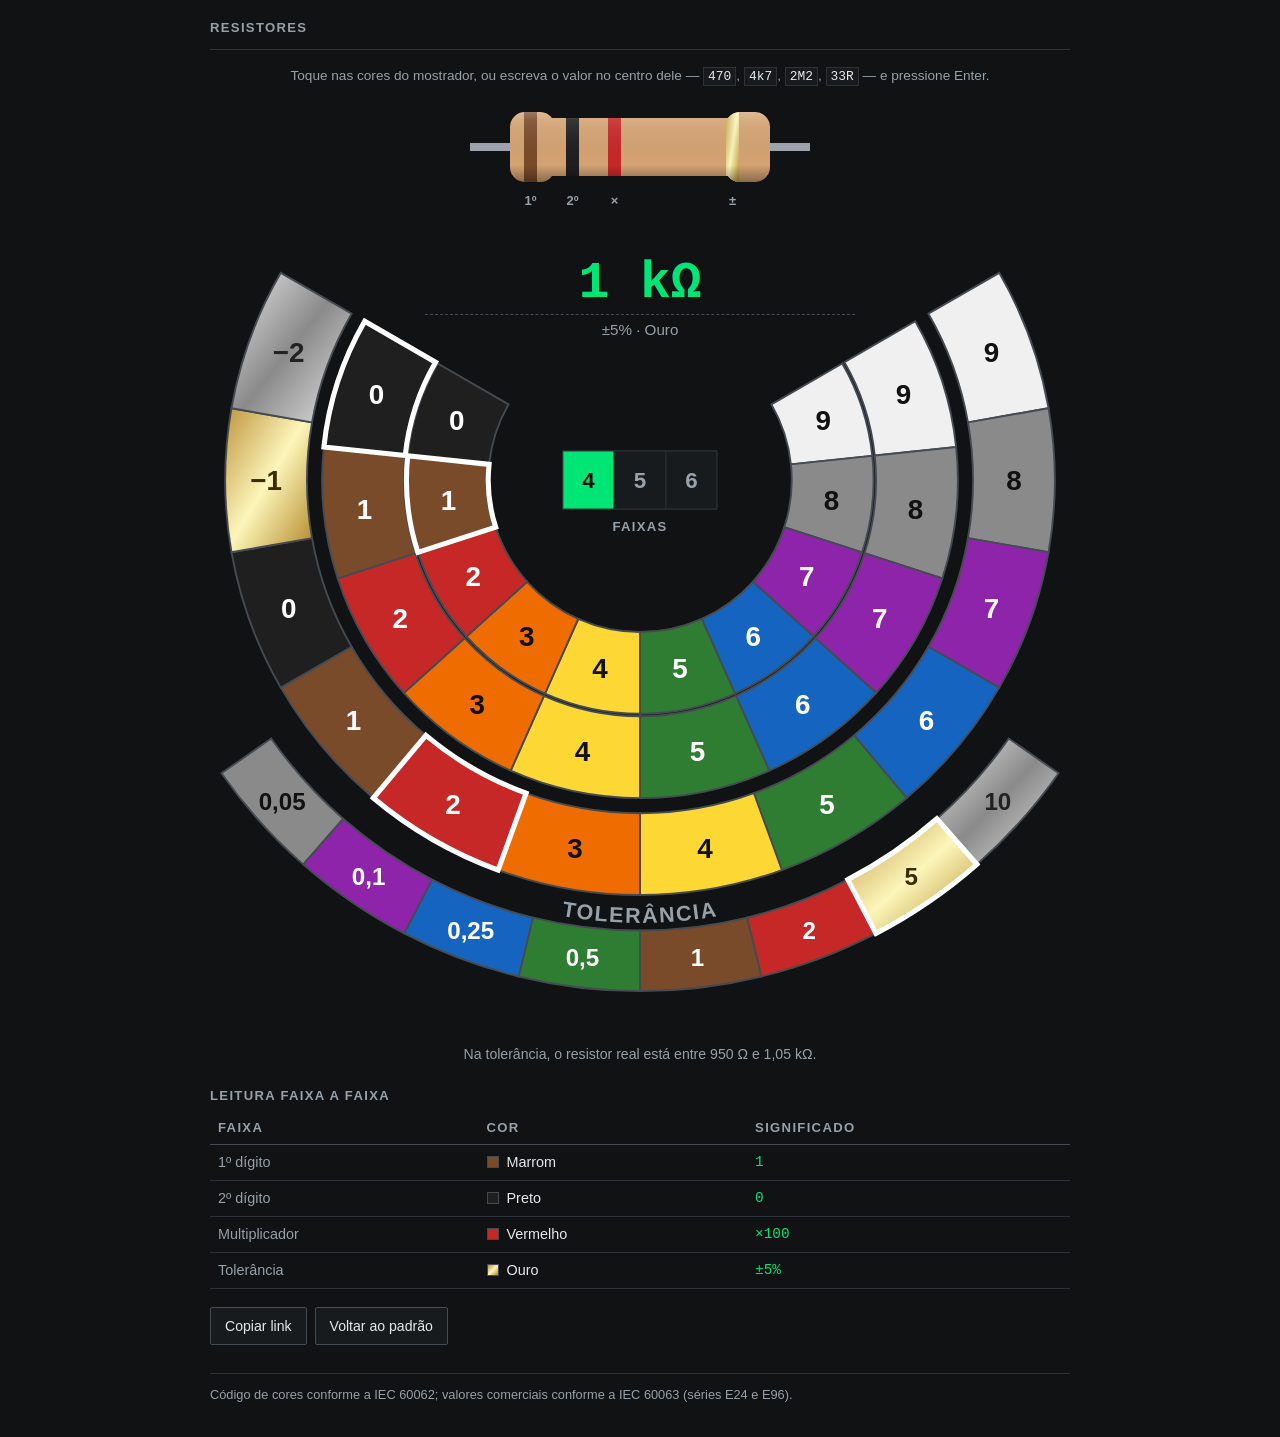
<file: index.html>
<!DOCTYPE html>
<html lang="pt-BR">
<head>
<meta charset="UTF-8">
<meta name="viewport" content="width=device-width, initial-scale=1, viewport-fit=cover">
<title>Calculadora Radial de Resistores</title>
<meta name="description" content="Leia e monte o código de cores de resistores em um mostrador radial: toque nas cores para ver o valor, ou digite o valor para ver as cores. Funciona sem internet.">
<meta name="theme-color" content="#101214">
<meta name="color-scheme" content="dark">
<link rel="manifest" href="./manifest.webmanifest">
<link rel="icon" href="./assets/icons/icone-32.png" sizes="32x32" type="image/png">
<link rel="icon" href="./assets/icons/icone-192.png" sizes="192x192" type="image/png">
<link rel="apple-touch-icon" href="./assets/icons/icone-192.png">
<meta name="apple-mobile-web-app-capable" content="yes">
<meta name="apple-mobile-web-app-title" content="Resistores">
<meta name="apple-mobile-web-app-status-bar-style" content="black-translucent">
<link rel="stylesheet" href="./assets/css/estilo.css">
</head>
<body>

<!-- Gradientes compartilhados pelos dois SVGs da página. Ficam num SVG de
     tamanho zero para que `url(#gradOuro)` resolva em qualquer lugar. -->
<svg class="defs-globais" width="0" height="0" aria-hidden="true" focusable="false">
  <defs>
    <linearGradient id="gradOuro" x1="0%" y1="0%" x2="100%" y2="100%">
      <stop offset="0%" stop-color="#bf953f"/>
      <stop offset="50%" stop-color="#fcf6ba"/>
      <stop offset="100%" stop-color="#b38728"/>
    </linearGradient>
    <linearGradient id="gradPrata" x1="0%" y1="0%" x2="100%" y2="100%">
      <stop offset="0%" stop-color="#e6e6e6"/>
      <stop offset="50%" stop-color="#8a8a8a"/>
      <stop offset="100%" stop-color="#e6e6e6"/>
    </linearGradient>
    <linearGradient id="efeitoCilindro" x1="0%" y1="0%" x2="0%" y2="100%">
      <stop offset="0%" stop-color="rgba(255,255,255,0.45)"/>
      <stop offset="20%" stop-color="rgba(255,255,255,0.10)"/>
      <stop offset="70%" stop-color="rgba(0,0,0,0)"/>
      <stop offset="100%" stop-color="rgba(0,0,0,0.55)"/>
    </linearGradient>
  </defs>
</svg>

<header class="cabecalho">
  <h1>Resistores</h1>
  <button type="button" id="instalar" class="btn-instalar" hidden>Instalar app</button>
</header>

<main>

  <p class="dica">
    Toque nas cores do mostrador, ou escreva o valor no centro dele —
    <code>470</code>, <code>4k7</code>, <code>2M2</code>, <code>33R</code> —
    e pressione Enter.
  </p>

  <figure class="resistor">
    <svg id="resistor-svg" viewBox="0 0 340 110" aria-hidden="true" focusable="false">
      <defs>
        <clipPath id="formatoResistor">
          <rect x="40" y="10" width="45" height="70" rx="15"/>
          <rect x="70" y="16" width="200" height="58"/>
          <rect x="255" y="10" width="45" height="70" rx="15"/>
        </clipPath>
      </defs>
      <line class="terminal" x1="0" y1="45" x2="50" y2="45"/>
      <line class="terminal" x1="290" y1="45" x2="340" y2="45"/>
      <g clip-path="url(#formatoResistor)">
        <rect id="corpo-resistor" x="30" y="0" width="280" height="90" fill="#d4a373"/>
        <g id="faixas-resistor"></g>
        <rect x="30" y="0" width="280" height="90" fill="url(#efeitoCilindro)" pointer-events="none"/>
      </g>
      <g id="rotulos-resistor"></g>
    </svg>
  </figure>

  <!-- O mostrador e a leitura são uma peça só: os 120° livres no topo do
       mostrador e o disco central existem para receber este HTML por cima. -->
  <div class="dial">
    <svg id="mostrador" viewBox="60 30 680 640" role="group"
         aria-label="Mostrador radial: um anel por faixa do resistor"></svg>

    <div class="sobreposicao">
      <div class="leitura-central">
        <label class="oculto" for="valor">Resistência</label>
        <input type="text" id="valor" value="1 kΩ" autocomplete="off" autocapitalize="off"
               spellcheck="false" enterkeyhint="done" inputmode="text">
        <p id="tolerancia" class="tolerancia"></p>
      </div>
      <div class="controle-modo">
        <div id="seletor-modo" class="seletor seletor-modo" role="group"
             aria-labelledby="legenda-modo"></div>
        <p class="legenda-modo" id="legenda-modo">faixas</p>
      </div>
    </div>
  </div>

  <!-- O coeficiente térmico só existe no modo de 6 faixas e quase nunca é
       consultado; fica numa tira aqui embaixo. A tolerância, que faz parte de
       toda leitura, voltou para o arco externo do mostrador. -->
  <div class="tiras">
    <div class="tira" id="bloco-coeficiente" hidden>
      <p class="tira-nome" id="nome-coeficiente">
        Coef. térmico <small>ppm/K</small>
        <span class="tira-valor" id="valor-coeficiente"></span>
      </p>
      <div id="tira-coeficiente" class="tira-cores" role="radiogroup"
           aria-labelledby="nome-coeficiente"></div>
    </div>
  </div>

  <div id="avisos" class="avisos" role="status" aria-live="polite" hidden></div>

  <p id="intervalo" class="intervalo"></p>

  <section class="leitura-detalhada">
    <h2>Leitura faixa a faixa</h2>
    <table id="leitura-faixas">
      <thead>
        <tr>
          <th scope="col">Faixa</th>
          <th scope="col">Cor</th>
          <th scope="col">Significado</th>
        </tr>
      </thead>
      <tbody></tbody>
    </table>
  </section>

  <div class="acoes">
    <button type="button" id="copiar-link" class="btn-acao">Copiar link</button>
    <button type="button" id="limpar" class="btn-acao">Voltar ao padrão</button>
    <span id="recado" class="recado" role="status" aria-live="polite"></span>
  </div>

</main>

<footer class="rodape">
  <p>
    Código de cores conforme a IEC&nbsp;60062; valores comerciais conforme a
    IEC&nbsp;60063 (séries E24 e E96).
  </p>
</footer>

<script src="./assets/js/cores.js"></script>
<script src="./assets/js/resistor.js"></script>
<script src="./assets/js/mostrador.js"></script>
<script src="./assets/js/faixas.js"></script>
<script src="./assets/js/tiras.js"></script>
<script src="./assets/js/app.js"></script>
</body>
</html>
</file>
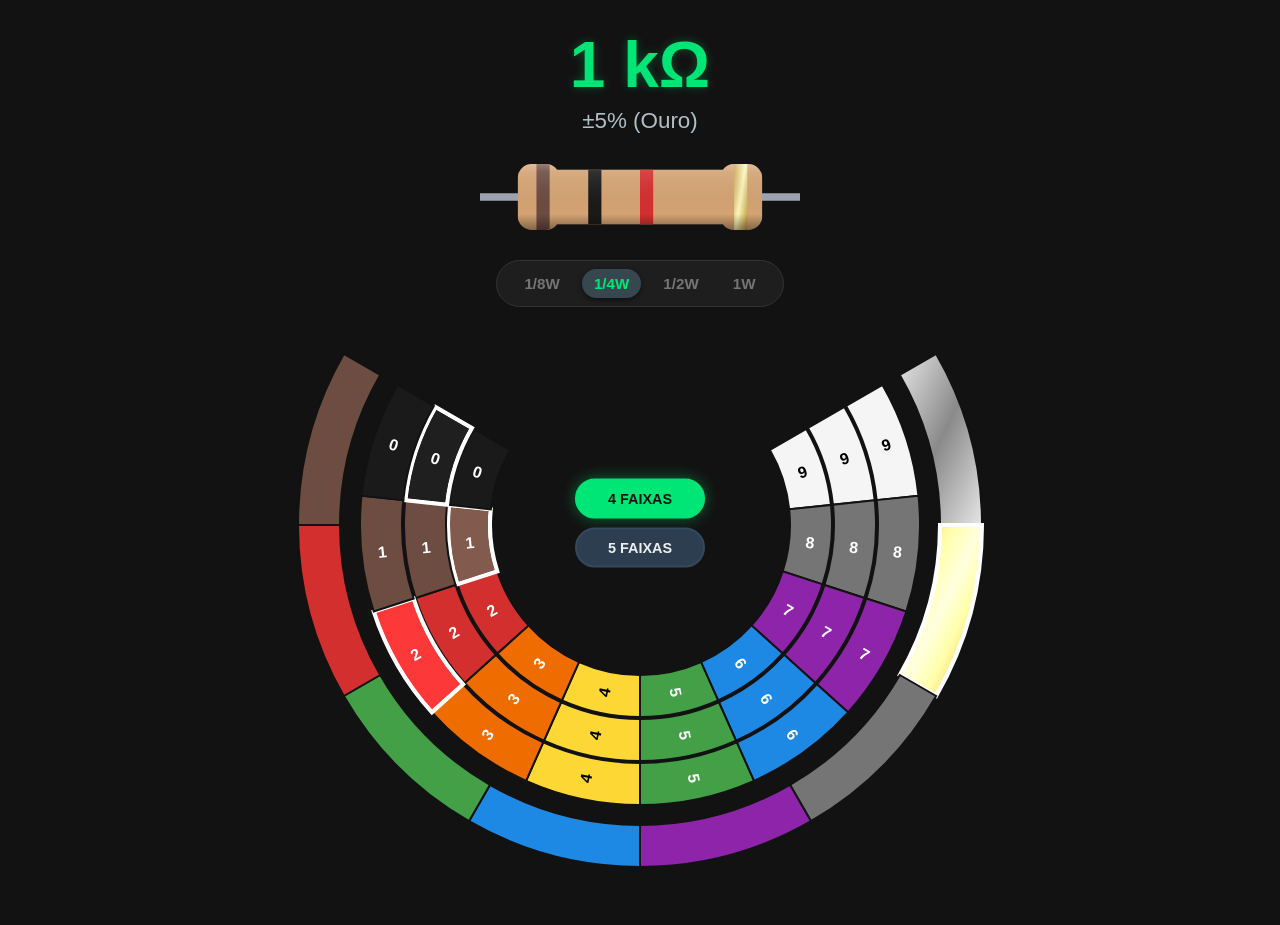
<file: prototipo/calculadora-v11.html>
<!DOCTYPE html>
<html lang="pt-BR">
<head>
    <meta charset="UTF-8">
    <meta name="viewport" content="width=device-width, initial-scale=1.0">
    <title>Calculadora Radial v11 - Digitação Bidirecional</title>
    <style>
        body {
            font-family: 'Segoe UI', Roboto, Helvetica, Arial, sans-serif;
            background-color: #121212;
            color: #e0e0e0;
            display: flex;
            flex-direction: column;
            align-items: center;
            justify-content: flex-start;
            padding-top: 3vh; 
            box-sizing: border-box;
            min-height: 100vh; 
            margin: 0;
            overflow-x: hidden; 
        }

        #app-container {
            display: flex;
            flex-direction: column;
            align-items: center;
            gap: 2vh; 
            width: 90vw; 
            max-width: 800px; 
        }

        #resultado-container {
            text-align: center;
            display: flex;
            flex-direction: column;
            align-items: center;
            width: 100%;
        }

        /* Transformado em input para permitir digitação */
        #valor {
            font-family: 'Segoe UI', Roboto, Helvetica, Arial, sans-serif;
            font-size: clamp(2.5rem, 8vw, 4rem); 
            font-weight: 800;
            color: #00e676;
            text-shadow: 0 0 10px rgba(0, 230, 118, 0.3);
            margin: 0;
            line-height: 1;
            background: transparent;
            border: none;
            outline: none;
            text-align: center;
            width: 100%;
            max-width: 400px;
            caret-color: #00e676; /* Cor do cursor piscando */
            transition: background 0.2s, border-radius 0.2s;
        }

        #valor:focus {
            background: rgba(0, 230, 118, 0.05);
            border-radius: 15px;
            box-shadow: inset 0 0 10px rgba(0,0,0,0.5);
        }

        #tolerancia {
            font-size: clamp(1rem, 3vw, 1.4rem);
            color: #b0bec5;
            margin: 5px 0 0 0;
        }

        #resistor-wrapper {
            display: flex;
            align-items: center;
            justify-content: center;
            width: 100%;
            max-width: 320px; 
            height: 90px;
        }

        #resistor-svg {
            width: 100%;
            height: 100%;
            transition: transform 0.4s cubic-bezier(0.175, 0.885, 0.32, 1.275);
            transform-origin: center;
        }

        #potencia-bar {
            display: flex;
            flex-wrap: wrap; 
            justify-content: center;
            gap: 10px;
            background-color: #1e1e1e;
            padding: 8px 15px;
            border-radius: 30px;
            border: 1px solid #333;
            z-index: 20;
        }

        .btn-pot {
            background: none;
            border: none;
            color: #757575;
            font-size: clamp(0.8rem, 2vw, 0.95rem);
            font-weight: bold;
            cursor: pointer;
            padding: 6px 12px;
            border-radius: 20px;
            transition: all 0.2s;
        }

        .btn-pot:hover { color: #fff; }

        .btn-pot.ativo {
            background-color: #37474f;
            color: #00e676;
            box-shadow: 0 2px 5px rgba(0,0,0,0.5);
        }

        #svg-container {
            position: relative;
            width: 100%;
            aspect-ratio: 4 / 3; 
            display: flex;
            justify-content: center;
            align-items: flex-start; 
        }

        svg#calculadora {
            width: 100%;
            height: 100%;
            overflow: visible;
        }

        .segmento-arco {
            cursor: pointer;
            transition: stroke-width 0.1s ease-out, opacity 0.1s;
            stroke: #121212;
            stroke-width: 2px;
        }

        .segmento-arco:hover {
            stroke-width: 4px;
            stroke: #fff;
        }

        .selecionado {
            stroke: #fff;
            stroke-width: 4px;
            z-index: 10;
            filter: brightness(1.2);
        }

        .texto-arco {
            font-family: 'Segoe UI', sans-serif;
            font-weight: bold;
            font-size: clamp(12px, 2.5vw, 16px); 
            pointer-events: none; 
            text-anchor: middle;
            dominant-baseline: central;
        }

        .controles {
            position: absolute;
            top: 33%; 
            left: 50%;
            transform: translate(-50%, -50%);
            display: flex;
            flex-direction: column;
            gap: 1vh;
            align-items: center;
            pointer-events: none; 
            z-index: 30;
        }

        button.btn-faixa {
            pointer-events: auto; 
            background-color: #2c3e50;
            color: #eceff1;
            border: 2px solid #34495e;
            padding: 10px 24px;
            border-radius: 25px;
            cursor: pointer;
            font-size: clamp(0.8rem, 2vw, 0.9rem);
            font-weight: bold;
            transition: all 0.2s;
            outline: none;
            width: clamp(110px, 30vw, 130px);
        }

        button.btn-faixa:hover {
            background-color: #34495e;
        }

        button.btn-faixa.ativo {
            background-color: #00e676;
            color: #121212;
            border-color: #00e676;
            box-shadow: 0 0 15px rgba(0, 230, 118, 0.4);
        }
    </style>
</head>
<body>

    <svg width="0" height="0">
        <defs>
            <linearGradient id="gradOuro" x1="0%" y1="0%" x2="100%" y2="100%">
                <stop offset="0%" style="stop-color:#BF953F" />
                <stop offset="50%" style="stop-color:#FCF6BA" />
                <stop offset="100%" style="stop-color:#B38728" />
            </linearGradient>
            <linearGradient id="gradPrata" x1="0%" y1="0%" x2="100%" y2="100%">
                <stop offset="0%" style="stop-color:#E6E6E6" />
                <stop offset="50%" style="stop-color:#8A8A8A" />
                <stop offset="100%" style="stop-color:#E6E6E6" />
            </linearGradient>
            <linearGradient id="efeitoCilindro" x1="0%" y1="0%" x2="0%" y2="100%">
                <stop offset="0%" stop-color="rgba(255, 255, 255, 0.5)" />
                <stop offset="20%" stop-color="rgba(255, 255, 255, 0.1)" />
                <stop offset="70%" stop-color="rgba(0, 0, 0, 0)" />
                <stop offset="100%" stop-color="rgba(0, 0, 0, 0.6)" />
            </linearGradient>
        </defs>
    </svg>

    <div id="app-container">
        
        <div id="resultado-container">
            <input type="text" id="valor" value="0 Ω" autocomplete="off" spellcheck="false">
            <p id="tolerancia">±0%</p>
        </div>

        <div id="resistor-wrapper">
            <svg id="resistor-svg" viewBox="0 0 340 90">
                <defs>
                    <clipPath id="formato-resistor">
                        <rect x="40" y="10" width="45" height="70" rx="15"/>
                        <rect x="70" y="16" width="200" height="58"/>
                        <rect x="255" y="10" width="45" height="70" rx="15"/>
                    </clipPath>
                </defs>

                <line x1="0" y1="45" x2="50" y2="45" stroke="#9ca3af" stroke-width="8" stroke-linecap="round"/>
                <line x1="290" y1="45" x2="340" y2="45" stroke="#9ca3af" stroke-width="8" stroke-linecap="round"/>

                <g clip-path="url(#formato-resistor)">
                    <rect id="corpo-resistor" x="30" y="0" width="280" height="90" fill="#d4a373" style="transition: fill 0.3s;"/>
                    
                    <rect id="b-vis-0" x="55" y="0" width="14" height="90" fill="transparent" style="transition: all 0.2s;"/>
                    <rect id="b-vis-1" x="105" y="0" width="14" height="90" fill="transparent" style="transition: all 0.2s;"/>
                    <rect id="b-vis-2" x="155" y="0" width="14" height="90" fill="transparent" style="transition: all 0.2s;"/>
                    <rect id="b-vis-3" x="205" y="0" width="14" height="90" fill="transparent" style="transition: all 0.2s;"/>
                    <rect id="b-vis-4" x="270" y="0" width="14" height="90" fill="transparent" style="transition: all 0.2s;"/>
                    
                    <rect x="30" y="0" width="280" height="90" fill="url(#efeitoCilindro)" pointer-events="none"/>
                </g>
            </svg>
        </div>

        <div id="potencia-bar">
            <button class="btn-pot" onclick="setPotencia(0.8, '#d4a373', this)">1/8W</button>
            <button class="btn-pot ativo" onclick="setPotencia(1.0, '#d4a373', this)">1/4W</button>
            <button class="btn-pot" onclick="setPotencia(1.15, '#6c968c', this)">1/2W</button>
            <button class="btn-pot" onclick="setPotencia(1.3, '#2b5a8f', this)">1W</button>
        </div>

        <div id="svg-container">
            <svg id="calculadora" viewBox="0 0 800 600"></svg>
            <div class="controles">
                <button id="btn-4" class="btn-faixa ativo" onclick="setBandas(4)">4 FAIXAS</button>
                <button id="btn-5" class="btn-faixa" onclick="setBandas(5)">5 FAIXAS</button>
            </div>
        </div>

    </div>

    <script>
        const dadosCores = [
            { id: 0, nome: "Preto", fill: "#1a1a1a", textCol: "#fff", val: 0, mult: 1, tol: null },
            { id: 1, nome: "Marrom", fill: "#6d4c41", textCol: "#fff", val: 1, mult: 10, tol: 1 },
            { id: 2, nome: "Vermelho", fill: "#d32f2f", textCol: "#fff", val: 2, mult: 100, tol: 2 },
            { id: 3, nome: "Laranja", fill: "#ef6c00", textCol: "#fff", val: 3, mult: 1000, tol: null },
            { id: 4, nome: "Amarelo", fill: "#fdd835", textCol: "#000", val: 4, mult: 10000, tol: null },
            { id: 5, nome: "Verde", fill: "#43a047", textCol: "#fff", val: 5, mult: 100000, tol: 0.5 },
            { id: 6, nome: "Azul", fill: "#1e88e5", textCol: "#fff", val: 6, mult: 1000000, tol: 0.25 },
            { id: 7, nome: "Violeta", fill: "#8e24aa", textCol: "#fff", val: 7, mult: 10000000, tol: 0.1 },
            { id: 8, nome: "Cinza", fill: "#757575", textCol: "#fff", val: 8, mult: null, tol: 0.05 },
            { id: 9, nome: "Branco", fill: "#f5f5f5", textCol: "#000", val: 9, mult: null, tol: null },
            { id: 10, nome: "Ouro", fill: "url(#gradOuro)", textCol: "#000", val: null, mult: 0.1, tol: 5 },
            { id: 11, nome: "Prata", fill: "url(#gradPrata)", textCol: "#000", val: null, mult: 0.01, tol: 10 }
        ];

        const coresValor = dadosCores.filter(c => c.id <= 9).reverse();
        const coresTolerancia = dadosCores.filter(c => c.tol !== null).reverse();

        let numBandas = 4;
        let selecoes = [1, 0, 2, 10]; 

        const svg = document.getElementById('calculadora');
        const CX = 400; 
        const CY = 200; 

        // --- SISTEMA DE ENTRADA BIDIRECIONAL ---
        const inputValor = document.getElementById('valor');

        // Escuta a tecla Enter
        inputValor.addEventListener('keyup', function(e) {
            if (e.key === 'Enter') {
                this.blur(); // Tira o foco para disparar a mudança
            }
        });

        // Dispara quando o usuário termina de digitar
        inputValor.addEventListener('change', function() {
            let valorNumerico = analisarTextoInput(this.value);
            if (valorNumerico !== null && valorNumerico > 0) {
                converterValorParaCores(valorNumerico);
            } else {
                calcular(); // Se digitou algo inválido, volta pro estado anterior
            }
        });

        // Converte texto humano (ex: "4.7k", "1M") em número puro
        function analisarTextoInput(texto) {
            let str = texto.replace(/,/g, '.').replace(/\s/g, '').toLowerCase();
            str = str.replace(/ω|ohms|ohm/g, ''); // Remove a unidade visual
            
            let multiplicador = 1;
            if (str.includes('k')) { multiplicador = 1e3; str = str.replace('k', ''); }
            else if (str.includes('m')) { multiplicador = 1e6; str = str.replace('m', ''); }
            
            let num = parseFloat(str);
            if (!isNaN(num)) return num * multiplicador;
            return null;
        }

        // Faz a engenharia reversa do número para preencher o array de cores
        function converterValorParaCores(valor) {
            let power, base, d1, d2, d3, multVal, multObj;

            if (numBandas === 4) {
                // Calcula a notação científica adequada para extrair 2 dígitos
                power = Math.floor(Math.log10(valor)) - 1;
                base = Math.round(valor / Math.pow(10, power));
                
                if (base === 100) { base = 10; power++; }
                
                d1 = Math.floor(base / 10);
                d2 = base % 10;
                multVal = Math.pow(10, power);

            } else if (numBandas === 5) {
                // Extrai 3 dígitos para o modo de 5 faixas
                power = Math.floor(Math.log10(valor)) - 2;
                base = Math.round(valor / Math.pow(10, power));
                
                if (base === 1000) { base = 100; power++; }
                
                d1 = Math.floor(base / 100);
                d2 = Math.floor((base % 100) / 10);
                d3 = base % 10;
                multVal = Math.pow(10, power);
            }

            // Busca a cor correspondente ao multiplicador (com margem de erro por causa de casas decimais do JavaScript)
            multObj = dadosCores.find(c => c.mult !== null && Math.abs(c.mult - multVal) < 1e-7);

            if (multObj) {
                if (numBandas === 4 && d1 <= 9 && d2 <= 9) {
                    selecoes[0] = d1;
                    selecoes[1] = d2;
                    selecoes[2] = multObj.id;
                    if (selecoes[3] === null) selecoes[3] = 10; // Ouro padrão
                } else if (numBandas === 5 && d1 <= 9 && d2 <= 9 && d3 <= 9) {
                    selecoes[0] = d1;
                    selecoes[1] = d2;
                    selecoes[2] = d3;
                    selecoes[3] = multObj.id;
                    if (selecoes[4] === null) selecoes[4] = 1; // Marrom padrão
                } else {
                    alert("Valor não representável com as faixas atuais.");
                    return calcular();
                }
            } else {
                alert("Multiplicador não encontrado para este valor.");
                return calcular();
            }

            renderizar();
            calcular();
        }
        // --- FIM DO SISTEMA BIDIRECIONAL ---

        function setPotencia(escala, corCorpo, botaoClicado) {
            document.getElementById('resistor-svg').style.transform = `scale(${escala})`;
            document.getElementById('corpo-resistor').setAttribute('fill', corCorpo);
            
            document.querySelectorAll('.btn-pot').forEach(btn => btn.classList.remove('ativo'));
            botaoClicado.classList.add('ativo');
        }

        function polarParaCartesiano(cx, cy, raio, anguloEmGraus) {
            const anguloEmRadianos = (anguloEmGraus - 90) * Math.PI / 180.0;
            return {
                x: cx + (raio * Math.cos(anguloEmRadianos)),
                y: cy + (raio * Math.sin(anguloEmRadianos))
            };
        }

        function descreverArco(x, y, raioInterno, raioExterno, anguloInicial, anguloFinal) {
            const inicioExt = polarParaCartesiano(x, y, raioExterno, anguloFinal);
            const fimExt = polarParaCartesiano(x, y, raioExterno, anguloInicial);
            const inicioInt = polarParaCartesiano(x, y, raioInterno, anguloFinal);
            const fimInt = polarParaCartesiano(x, y, raioInterno, anguloInicial);
            const largeArcFlag = anguloFinal - anguloInicial <= 180 ? "0" : "1";

            return [
                "M", inicioExt.x, inicioExt.y,
                "A", raioExterno, raioExterno, 0, largeArcFlag, 0, fimExt.x, fimExt.y,
                "L", fimInt.x, fimInt.y,
                "A", raioInterno, raioInterno, 0, largeArcFlag, 1, inicioInt.x, inicioInt.y,
                "Z"
            ].join(" ");
        }

        function renderizar() {
            svg.innerHTML = '';
            
            const anguloInicialBase = 60;
            const anguloTotal = 240;
            let raioAtual = 150;  
            const espessuraAnel = 44; 
            const gapTolerancia = 18; 

            for (let i = 0; i < numBandas; i++) {
                const isUltimaBanda = i === (numBandas - 1);
                
                if (isUltimaBanda) raioAtual += gapTolerancia;
                
                const raioInterno = raioAtual;
                const raioExterno = raioInterno + espessuraAnel - 2; 
                raioAtual += espessuraAnel;

                let coresParaUsar = isUltimaBanda ? coresTolerancia : coresValor;
                let anguloPorCor = anguloTotal / coresParaUsar.length;

                coresParaUsar.forEach((corDados, indexNoGrid) => {
                    const anguloInicial = anguloInicialBase + (indexNoGrid * anguloPorCor);
                    const anguloFinal = anguloInicial + anguloPorCor;
                    const anguloMeio = (anguloInicial + anguloFinal) / 2;
                    const raioMeio = (raioInterno + raioExterno) / 2;

                    const path = document.createElementNS("http://www.w3.org/2000/svg", "path");
                    path.setAttribute("d", descreverArco(CX, CY, raioInterno, raioExterno, anguloInicial, anguloFinal));
                    path.setAttribute("fill", corDados.fill);
                    path.setAttribute("class", "segmento-arco");

                    if (selecoes[i] === corDados.id) {
                        path.classList.add("selecionado");
                    }

                    path.addEventListener("click", () => {
                        selecoes[i] = (selecoes[i] === corDados.id) ? null : corDados.id;
                        renderizar(); 
                        calcular();   
                    });
                    
                    svg.appendChild(path);

                    if (!isUltimaBanda) {
                        const posTexto = polarParaCartesiano(CX, CY, raioMeio, anguloMeio);
                        const text = document.createElementNS("http://www.w3.org/2000/svg", "text");
                        text.setAttribute("x", posTexto.x);
                        text.setAttribute("y", posTexto.y);
                        text.setAttribute("class", "texto-arco");
                        text.setAttribute("fill", corDados.textCol); 
                        
                        let rotacaoTexto = anguloMeio > 180 ? anguloMeio + 90 : anguloMeio - 90;
                        text.setAttribute("transform", `rotate(${rotacaoTexto}, ${posTexto.x}, ${posTexto.y})`);
                        
                        text.textContent = corDados.val;
                        svg.appendChild(text);
                    }
                });
            }
        }

        function setBandas(n) {
            numBandas = n;
            document.getElementById('btn-4').classList.toggle('ativo', n === 4);
            document.getElementById('btn-5').classList.toggle('ativo', n === 5);

            if (n === 4) selecoes = [1, 0, 2, 10];
            if (n === 5) selecoes = [1, 0, 0, 1, 1];
            
            renderizar();
            calcular();
        }

        function precise(num) {
            return parseFloat(num.toPrecision(12));
        }

        function atualizarResistorVisual() {
            const posicoesX = numBandas === 4 
                ? [60, 115, 170, null, 270] 
                : [60, 105, 150, 195, 270];

            for(let i = 0; i < 5; i++) {
                const rectBanda = document.getElementById(`b-vis-${i}`);
                
                if (i >= numBandas) {
                    rectBanda.setAttribute("fill", "transparent");
                    continue;
                }

                const xReal = numBandas === 4 && i === 3 ? posicoesX[4] : posicoesX[i];
                rectBanda.setAttribute("x", xReal);

                const idSelecionado = selecoes[i];
                if (idSelecionado !== null) {
                    const cor = dadosCores.find(c => c.id === idSelecionado);
                    rectBanda.setAttribute("fill", cor.fill);
                } else {
                    rectBanda.setAttribute("fill", "rgba(0,0,0,0.1)"); 
                }
            }
        }

        function calcular() {
            atualizarResistorVisual();
            
            const selecoesAtuais = selecoes.slice(0, numBandas);

            if (selecoesAtuais.includes(null)) {
                document.getElementById('valor').value = "--- Ω";
                document.getElementById('valor').style.color = "#b0bec5";
                document.getElementById('valor').style.textShadow = "none";
                document.getElementById('tolerancia').innerText = "Preencha as faixas vazias";
                return;
            }

            document.getElementById('valor').style.color = "#00e676";
            document.getElementById('valor').style.textShadow = "0 0 10px rgba(0, 230, 118, 0.3)";

            const s = selecoesAtuais.map(id => dadosCores.find(c => c.id === id));
            let valorBase = 0, multiplicador = 1, tolerancia = 0;

            if (numBandas === 4) {
                valorBase = (s[0].val * 10) + s[1].val;
                multiplicador = s[2].mult;
                tolerancia = s[3].tol;
            } else if (numBandas === 5) {
                valorBase = (s[0].val * 100) + (s[1].val * 10) + s[2].val;
                multiplicador = s[3].mult;
                tolerancia = s[4].tol;
            }

            const resistenciaFinal = precise(valorBase * multiplicador);

            let vFormatado = resistenciaFinal >= 1000000 ? precise(resistenciaFinal / 1000000) + " MΩ" :
                             resistenciaFinal >= 1000 ? precise(resistenciaFinal / 1000) + " kΩ" :
                             precise(resistenciaFinal) + " Ω";

            // Agora atualiza o .value do input ao invés do innerText
            document.getElementById('valor').value = vFormatado;
            document.getElementById('tolerancia').innerText = `±${tolerancia}% (${s[numBandas-1].nome})`;
        }

        window.onload = () => {
            renderizar();
            calcular();
        };
        
        window.addEventListener('resize', () => {
            renderizar(); 
        });
    </script>
</body>
</html>
</file>
<file: assets/css/estilo.css>
/*
 * estilo.css — painel de instrumento: arestas retas, réguas finas, números
 * tabulares. O arredondamento forte do protótipo (botões em cápsula de 25px)
 * dava um ar de aplicativo de consumo que briga com a natureza da ferramenta.
 *
 * Escrito para o celular primeiro. A regra que orienta o resto: a leitura do
 * valor e o mostrador têm de caber juntos numa tela de telefone, porque é
 * inútil tocar numa cor e ter que rolar a página para descobrir o que deu.
 * Por isso a leitura mora dentro do mostrador, e não acima dele.
 */

:root {
  --fundo: #101214;
  --painel: #181b1e;
  --painel-alto: #1f2327;
  --linha: #2c3237;
  --linha-forte: #454b52;
  --texto: #e6eaed;
  --texto-fraco: #97a1a9;
  --acento: #00e676;
  --atencao: #ffb74d;
  --erro: #ff7b72;
  --foco: #ffffff;

  --margem: 12px;
  --fonte: 'Segoe UI', Roboto, Helvetica, Arial, sans-serif;
  --fonte-num: 'Cascadia Mono', 'SF Mono', Consolas, 'Roboto Mono', monospace;
}

* { box-sizing: border-box; }

body {
  margin: 0;
  padding: 0 var(--margem) 32px;
  background: var(--fundo);
  color: var(--texto);
  font-family: var(--fonte);
  font-size: 16px;
  line-height: 1.45;
  -webkit-text-size-adjust: 100%;
}

.defs-globais { position: absolute; width: 0; height: 0; overflow: hidden; }

.oculto {
  position: absolute;
  width: 1px; height: 1px;
  margin: -1px; padding: 0;
  overflow: hidden;
  clip: rect(0 0 0 0);
  clip-path: inset(50%);
  white-space: nowrap;
}

/* ------------------------------------------------------------- cabeçalho */

.cabecalho {
  display: flex;
  align-items: center;
  justify-content: space-between;
  gap: 12px;
  max-width: 860px;
  margin: 0 auto;
  padding: 10px 0 8px;
  border-bottom: 1px solid var(--linha);
}

/*
 * Todo rótulo de seção da página usa exatamente este tratamento: mesmo corpo,
 * mesmo peso, mesmo espaçamento entre letras, mesma cor. Antes cada um tinha o
 * seu (0,68 / 0,70 / 0,72 / 0,78rem, três espaçamentos diferentes), e a página
 * parecia ter cinco níveis de hierarquia onde só existe um.
 */
.cabecalho h1,
.tira-nome,
.leitura-detalhada h2,
.legenda-modo,
#leitura-faixas thead th {
  margin: 0;
  font-size: 0.82rem;
  font-weight: 700;
  letter-spacing: 0.1em;
  text-transform: uppercase;
  color: var(--texto-fraco);
}

.btn-instalar {
  flex: none;
  padding: 6px 12px;
  border: 1px solid var(--acento);
  border-radius: 2px;
  background: transparent;
  color: var(--acento);
  font: inherit;
  font-size: 0.84rem;
  font-weight: 600;
  cursor: pointer;
}

.btn-instalar:hover { background: rgba(0, 230, 118, 0.12); }

main {
  max-width: 860px;
  margin: 0 auto;
  display: flex;
  flex-direction: column;
  align-items: center;
  gap: 10px;
  padding-top: 10px;
}

main > * { width: 100%; }

/* ------------------------------------------------------------------ dica */

.dica {
  margin: 0;
  text-align: center;
  color: var(--texto-fraco);
  font-size: 0.85rem;
  line-height: 1.5;
}

.dica code {
  padding: 1px 4px;
  border: 1px solid var(--linha);
  background: var(--painel);
  font-family: var(--fonte-num);
  font-size: 0.95em;
  color: var(--texto);
}

/* ---------------------------------------------------------- o resistor */

.resistor {
  margin: 0;
  display: flex;
  justify-content: center;
  align-items: center;
}

#resistor-svg { width: 100%; max-width: 260px; height: auto; }

.terminal { stroke: #9ca3af; stroke-width: 8; stroke-linecap: round; }
.faixa-resistor { transition: fill 0.25s; }

/* Quem diz qual faixa é qual: sob o desenho, na ordem em que se lê o
   componente na mão. No mostrador radial isso virava um leque diagonal. */
.rotulo-faixa {
  font-family: var(--fonte);
  font-size: 13px;
  font-weight: 600;
  fill: var(--texto-fraco);
  text-anchor: middle;
}

/* ------------------------------------------------------------ seletores */

.seletor {
  display: flex;
  gap: 1px;
  background: var(--linha);
  border: 1px solid var(--linha);
}

.btn-modo {
  border: 0;
  border-radius: 0;
  background: var(--painel);
  color: var(--texto-fraco);
  font: inherit;
  font-weight: 600;
  cursor: pointer;
  transition: background 0.15s, color 0.15s;
}

.btn-modo:hover { background: var(--painel-alto); color: var(--texto); }
.btn-modo.ativo { background: var(--acento); color: #06130c; }

.btn-modo:focus-visible,
.btn-acao:focus-visible,
.btn-instalar:focus-visible,
.pastilha:focus-visible {
  outline: 2px solid var(--foco);
  outline-offset: 2px;
}

/* ------------------------------------------------- mostrador e leitura */

/*
 * `container-type: inline-size` faz a leitura escalar junto com o mostrador:
 * as medidas em `cqw` são fração da largura do próprio mostrador, então o
 * conjunto se comporta igual num celular de 360px e num monitor de 860px.
 *
 * No celular o mostrador ainda sangra até a borda da tela: os 24px das margens
 * do corpo valem ~7% a mais de diâmetro, que é o que separa um anel legível de
 * um ilegível no modo de 6 faixas. `main` centraliza, então o excesso
 * transborda igual dos dois lados.
 */
.dial {
  position: relative;
  container-type: inline-size;
  width: calc(100% + var(--margem) * 2);
  /* Os ~56 unidades vazias no topo do viewBox não precisam virar espaço em
     branco na página: puxar o mostrador para cima aproxima o desenho do
     resistor da leitura, sem encostar em arco nenhum. */
  margin-top: -16px;
}

#mostrador { display: block; width: 100%; height: auto; overflow: visible; }

/* Deixa passar o toque para os arcos; só os controles reais recebem eventos. */
.sobreposicao { position: absolute; inset: 0; pointer-events: none; }

/*
 * Fica na cunha livre do topo, o mais baixo que a cunha permite: quanto mais
 * perto do centro, mais estreita ela é, e a partir daí a régua do campo
 * encostaria no primeiro anel. 7% com 50% de largura é o limite útil.
 */
.leitura-central {
  position: absolute;
  top: 6.5%;
  left: 50%;
  transform: translateX(-50%);
  width: 50%;
  text-align: center;
  pointer-events: auto;
}

#valor {
  display: block;
  width: 100%;
  padding: 0 4px 3px;
  border: 0;
  border-bottom: 1px dashed var(--linha-forte);
  border-radius: 0;
  background: transparent;
  color: var(--acento);
  font-family: var(--fonte-num);
  font-size: clamp(1.55rem, 9cqw, 3.2rem);
  font-weight: 700;
  font-variant-numeric: tabular-nums;
  line-height: 1.1;
  text-align: center;
  caret-color: var(--acento);
}

#valor:hover { border-bottom-color: var(--acento); }

#valor:focus {
  outline: none;
  background: rgba(0, 230, 118, 0.07);
  border-bottom: 1px solid var(--acento);
}

#valor.indefinido { color: var(--texto-fraco); }

.tolerancia {
  margin: 5px 0 0;
  color: var(--texto-fraco);
  font-size: clamp(0.7rem, 3cqw, 0.95rem);
  font-variant-numeric: tabular-nums;
  line-height: 1.3;
}

/*
 * O seletor de faixas ocupa o disco vazio no centro do mostrador. Os botões
 * são de um caractere só porque ali a largura livre é o diâmetro do disco —
 * "4 faixas" por extenso não caberia num celular. O nome vem na legenda acima
 * e no `aria-label` de cada botão.
 */
/*
 * Os botões ficam centrados no centro do mostrador (34,4% é onde ele cai no
 * viewBox). O disco livre tem só 120 unidades de raio: a poucos pixels do
 * centro ele já é estreito demais para a fileira de botões, então quem manda
 * na posição é a fileira, e a legenda sai do fluxo para não deslocá-la.
 */
.controle-modo {
  position: absolute;
  top: 34.4%;
  left: 50%;
  transform: translate(-50%, -50%);
  pointer-events: auto;
}

.seletor-modo .btn-modo {
  padding: 0.55em 0.85em;
  font-size: clamp(0.95rem, 2.6cqw, 1.4rem);
  font-variant-numeric: tabular-nums;
  min-width: 2.15em;
}

/* Fora do fluxo, logo abaixo da fileira: só nomeia os botões. */
.legenda-modo {
  position: absolute;
  top: calc(100% + 7px);
  left: 50%;
  transform: translateX(-50%);
  white-space: nowrap;
}

.segmento {
  cursor: pointer;
  stroke: var(--linha-forte);
  stroke-width: 1.5;
  transition: filter 0.12s;
}

.segmento:hover { filter: brightness(1.3); }
.segmento:focus { outline: none; }

/* O foco de teclado se anuncia pelo brilho do arco, não por um contorno de
   terceira cor: no mostrador, branco quer dizer escolhido e vermelho quer
   dizer impossível, e mais nada. */
.segmento:focus-visible {
  outline: none;
  filter: brightness(1.5) saturate(1.15);
}

/* O nome de uma banda inteira, curvado junto com ela: hoje só a tolerância
   precisa de um, por ser a única que não encosta nas outras. O corpo é
   limitado pelo vão de 26 unidades em que ele mora. */
.rotulo-banda {
  font-family: var(--fonte);
  font-size: 17px;
  font-weight: 700;
  letter-spacing: 0.08em;
  fill: var(--texto-fraco);
  text-anchor: middle;
  text-transform: uppercase;
  pointer-events: none;
}

.rotulo-arco {
  font-family: var(--fonte);
  font-weight: 700;
  pointer-events: none;
  text-anchor: middle;
  dominant-baseline: central;
}

/* Contornos por cima de todos os arcos: SVG não tem z-index, então um
   `stroke` no próprio arco seria coberto pelo vizinho desenhado depois. */
.realce {
  fill: none;
  stroke: #ffffff;
  stroke-width: 4;
  pointer-events: none;
}

/* Faixa escolhida que não pode existir num resistor real — hoje, preto no
   primeiro dígito. O contorno vermelho é o aviso imediato; o texto embaixo
   explica por quê. */
.realce--erro { stroke: var(--erro); stroke-width: 5; }

/* ------------------------------------------------------ abaixo do dial */

.intervalo {
  margin: 0;
  text-align: center;
  color: var(--texto-fraco);
  font-size: 0.88rem;
  font-variant-numeric: tabular-nums;
}

/* Esta é a única voz do app quando ele muda alguma coisa por conta própria ou
   quando a escolha não fecha. Tem que dar vontade de ler. */
.avisos {
  border-left: 3px solid var(--atencao);
  background: var(--painel);
  padding: 14px 16px;
  font-size: 0.94rem;
  line-height: 1.55;
  color: var(--texto);
}

.avisos[hidden] { display: none; }
.avisos p { margin: 0; }
.avisos p + p { margin-top: 10px; }
.avisos--erro { border-left-color: var(--erro); }

/* ------------------------------------------ tiras de tolerância e ppm */

/*
 * As faixas que se escolhe uma vez. Fora do mostrador elas custam uma tira de
 * ~34px de altura em vez de um anel inteiro; dentro dele, ocupavam a mesma
 * área dos anéis de dígito, que mudam a toda hora.
 */
.tiras { display: flex; flex-direction: column; gap: 10px; }

.tira { display: flex; flex-direction: column; gap: 8px; }
.tira[hidden] { display: none; }

/* Unidades não são sigla: `ppm/K` em caixa alta viraria PPM/K. */
.tira-nome small {
  text-transform: none;
  letter-spacing: 0.02em;
  font-weight: 500;
  opacity: 0.75;
}

/* O que está escolhido, escrito por extenso ao lado do rótulo — a pastilha
   marcada sozinha não bastava para dizer qual tolerância está valendo. */
.tira-valor {
  margin-left: 10px;
  text-transform: none;
  letter-spacing: 0;
  font-weight: 700;
  font-size: 0.98rem;
  font-variant-numeric: tabular-nums;
  color: var(--acento);
  white-space: nowrap;
}

.tira-valor .amostra { margin-right: 6px; vertical-align: -2px; }

/* O número de colunas vem do JS: uma por cor da faixa. */
.tira-cores { display: grid; gap: 3px; }

/*
 * As não escolhidas ficam apagadas. Um contorno branco sozinho sumia nas
 * pastilhas claras (prata, ouro, branco); com as outras esmaecidas, qual está
 * valendo se lê de longe, seja qual for a cor.
 */
.pastilha {
  padding: 14px 2px;
  border: 2px solid transparent;
  border-radius: 0;
  font: inherit;
  font-size: 0.8rem;
  font-weight: 700;
  font-variant-numeric: tabular-nums;
  line-height: 1;
  text-align: center;
  cursor: pointer;
  opacity: 0.38;
  transition: opacity 0.12s;
}

.pastilha--10 { background: linear-gradient(135deg, #bf953f, #fcf6ba 50%, #b38728); }
.pastilha--11 { background: linear-gradient(135deg, #e6e6e6, #8a8a8a 50%, #e6e6e6); }

.pastilha:hover { opacity: 0.75; }

.pastilha.ativo {
  opacity: 1;
  border-color: #ffffff;
  /* Anel na cor do fundo por fora da borda, para o branco não se confundir
     com a pastilha vizinha. */
  box-shadow: 0 0 0 2px var(--fundo);
}

/* ---------------------------------------------------- leitura detalhada */

.leitura-detalhada h2 {
  margin: 6px 0 6px;
}

#leitura-faixas {
  width: 100%;
  border-collapse: collapse;
  font-size: 0.9rem;
}

#leitura-faixas th,
#leitura-faixas td {
  padding: 7px 8px;
  text-align: left;
  border-bottom: 1px solid var(--linha);
}

#leitura-faixas thead th { border-bottom-color: var(--linha-forte); }

#leitura-faixas tbody th {
  font-weight: 500;
  color: var(--texto-fraco);
  white-space: nowrap;
}

#leitura-faixas tbody td:last-child {
  font-family: var(--fonte-num);
  font-variant-numeric: tabular-nums;
  color: var(--acento);
  white-space: nowrap;
}

.amostra {
  display: inline-block;
  width: 12px;
  height: 12px;
  margin-right: 8px;
  vertical-align: -1px;
  border: 1px solid var(--linha-forte);
  background: transparent;
}

.amostra--10 { background: linear-gradient(135deg, #bf953f, #fcf6ba 50%, #b38728); }
.amostra--11 { background: linear-gradient(135deg, #e6e6e6, #8a8a8a 50%, #e6e6e6); }
.amostra--vazia { background: repeating-linear-gradient(45deg, transparent, transparent 3px, var(--linha-forte) 3px, var(--linha-forte) 4px); }

/* Mesma marcação vermelha do contorno no mostrador, para a linha da faixa
   que não pode existir. */
#leitura-faixas tbody tr.linha-impossivel th,
#leitura-faixas tbody tr.linha-impossivel td {
  background: rgba(255, 123, 114, 0.09);
}

#leitura-faixas tbody tr.linha-impossivel th {
  box-shadow: inset 3px 0 0 var(--erro);
  color: var(--erro);
}

/* -------------------------------------------------------------- ações */

.acoes {
  display: flex;
  flex-wrap: wrap;
  align-items: center;
  gap: 8px;
  padding-top: 2px;
}

.btn-acao {
  padding: 8px 14px;
  border: 1px solid var(--linha-forte);
  border-radius: 2px;
  background: var(--painel);
  color: var(--texto);
  font: inherit;
  font-size: 0.88rem;
  cursor: pointer;
}

.btn-acao:hover { background: var(--painel-alto); border-color: var(--texto-fraco); }

.recado {
  font-size: 0.86rem;
  color: var(--acento);
}

.rodape {
  max-width: 860px;
  margin: 28px auto 0;
  padding-top: 12px;
  border-top: 1px solid var(--linha);
  color: var(--texto-fraco);
  font-size: 0.8rem;
}

.rodape p { margin: 0; }

/* --------------------------------------------------------------- telas */

@media (min-width: 700px) {
  :root { --margem: 16px; }

  main { gap: 16px; padding-top: 16px; }

  .cabecalho { padding: 18px 0 12px; }

  .dica { font-size: 0.85rem; }

  #resistor-svg { max-width: 340px; }

  /* No desktop não há aperto de largura: o mostrador volta para dentro
     das margens da página. */
  .dial { width: 100%; margin-top: -26px; }

  .pastilha { padding: 16px 4px; font-size: 0.9rem; }
}

@media (prefers-reduced-motion: reduce) {
  .faixa-resistor,
  .pastilha,
  .segmento { transition: none; }
}
</file>
